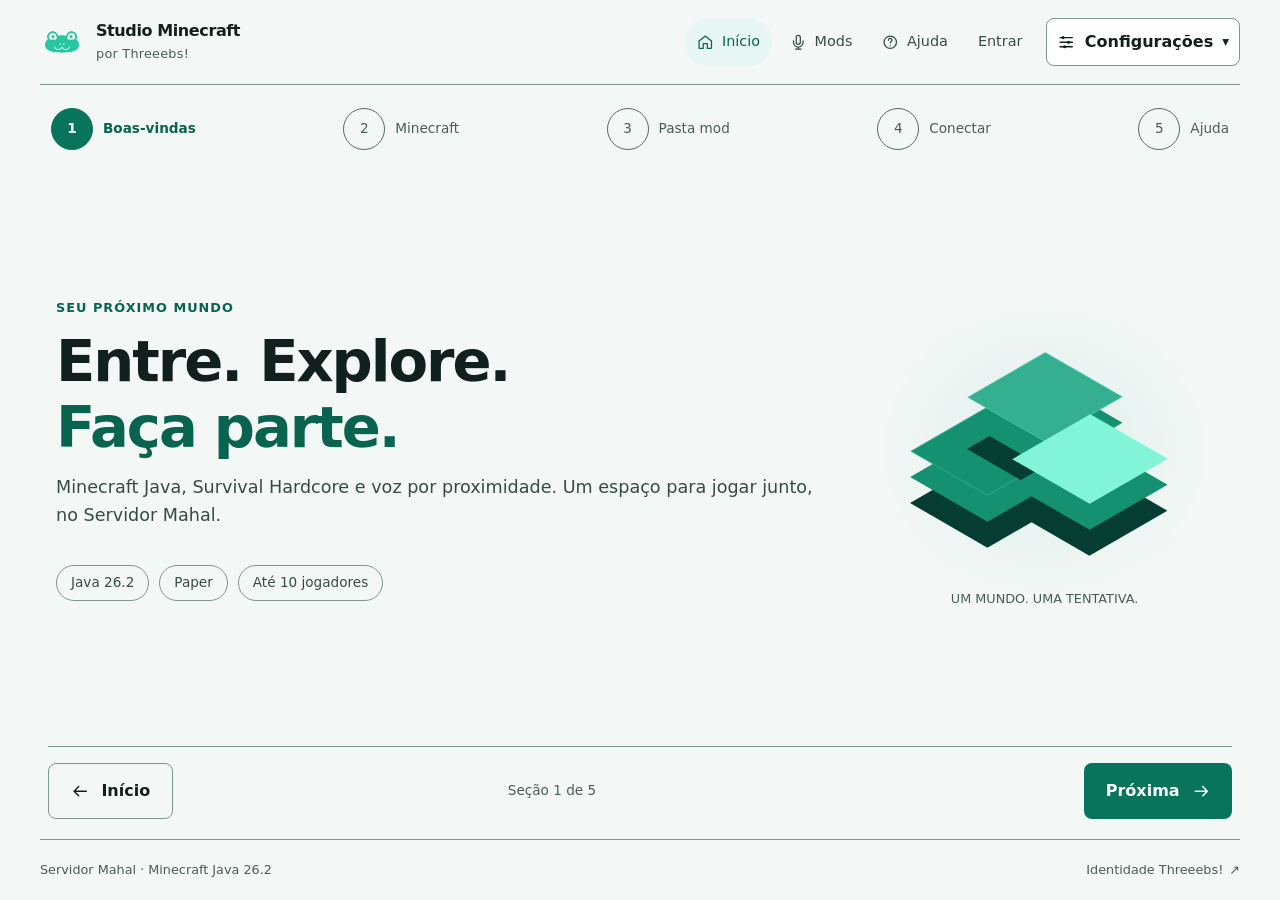
<file: public/index.html>
<!doctype html>
<html lang="pt-BR">
<head>
  <meta charset="utf-8">
  <meta name="viewport" content="width=device-width,initial-scale=1">
  <meta name="theme-color" content="#181818">
  <meta name="description" content="Entre no Servidor Mahal. Conexão, mods e ajuda em seções simples, com a identidade Threeebs.">
  <title>Servidor Mahal | Studio Minecraft</title>
  <link rel="icon" href="./assets/img/threeebs-symbol.png" type="image/png">
  <link rel="stylesheet" href="./assets/css/threeebs-tokens.css?v=3">
  <link rel="stylesheet" href="./assets/css/styles.css?v=6">
  <script src="./assets/js/preferences.js?v=3"></script>
  <script src="./assets/js/site-header.js?v=5" defer></script>
  <script src="./assets/js/app.js?v=5" defer></script>
</head>
<body>
  <a class="skip-link" href="#conteudo">Ir para o conteúdo</a>
  <header class="site-header" data-site-header data-base="./" data-page="inicio"><a class="brand" href="./">Studio Minecraft</a><nav class="nav" aria-label="Navegação principal"><a href="./">Início</a><a href="./pages/mods/">Mods</a><a href="./pages/ajuda/">Ajuda</a><a href="./login.php">Entrar</a></nav></header>
  <main class="journey" id="conteudo" tabindex="-1" data-journey>
    <nav class="step-nav" aria-label="Seções desta página"><ol><li><a href="#inicio" data-step-link aria-label="Seção 1: Boas-vindas"><span class="step-number">1</span><span class="step-name">Boas-vindas</span></a></li><li><a href="#minecraft" data-step-link aria-label="Seção 2: Já tem Minecraft?"><span class="step-number">2</span><span class="step-name">Minecraft</span></a></li><li><a href="#mods" data-step-link aria-label="Seção 3: Pasta mod"><span class="step-number">3</span><span class="step-name">Pasta mod</span></a></li><li><a href="#conectar" data-step-link aria-label="Seção 4: Conectar"><span class="step-number">4</span><span class="step-name">Conectar</span></a></li><li><a href="#ajuda" data-step-link aria-label="Seção 5: Ajuda"><span class="step-number">5</span><span class="step-name">Ajuda</span></a></li></ol></nav>
    <div class="panels" tabindex="0" role="region" aria-label="Conteúdo da seção"><section class="panel" id="inicio" aria-labelledby="inicio-title"><div class="panel-heading"><p class="eyebrow">Seu próximo mundo</p><h1 id="inicio-title" tabindex="-1">Entre. Explore.<br><span>Faça parte.</span></h1><p class="intro">Minecraft Java, Survival Hardcore e voz por proximidade. Um espaço para jogar junto, no Servidor Mahal.</p></div>
<div class="world-preview" aria-hidden="true"><div class="voxel voxel-one"></div><div class="voxel voxel-two"></div><div class="voxel voxel-three"></div><span class="world-caption">UM MUNDO. UMA TENTATIVA.</span></div>
<div class="tags"><span>Java 26.2</span><span>Paper</span><span>Até 10 jogadores</span></div></section>
<section class="panel" id="minecraft" aria-labelledby="minecraft-title"><div class="panel-heading"><p class="eyebrow">Etapa 02 · Preparação</p><h1 id="minecraft-title" tabindex="-1">Já tem o<br><span>Minecraft?</span></h1><p class="intro">Para entrar no Servidor Mahal, você precisa do Minecraft Java para computador.</p></div><div class="onboarding-choices"><a class="button primary" href="#mods">Já tenho · Próxima →</a><a class="button secondary" href="./pages/ajuda/baixar-minecraft/">Baixar Minecraft ↗</a></div></section><section class="panel" id="mods" aria-labelledby="mods-title"><div class="panel-heading"><p class="eyebrow">Etapa 03 · Preparação</p><h1 id="mods-title" tabindex="-1">Pasta de<br><span>mods.</span></h1><p class="intro">Acesse os mods para Minecraft Java 26.2. Confira versões e instruções antes de instalar.</p></div><article class="feature-card"><div class="feature-symbol" aria-hidden="true">📁</div><div><span class="field-label">REPOSITÓRIO STUDIOCRAFT</span><h2>Arquivos de mods</h2><p>Fabric API, StudioCraft Hub, Simple Voice Chat e outros disponíveis na pasta.</p></div><div class="onboarding-choices"><a class="button secondary" href="https://github.com/SrMahal/mods-minecraft/tree/main/mods" target="_blank" rel="noopener noreferrer">Acessar o repositório ↗</a><a class="button primary" href="https://github.com/SrMahal/mods-minecraft/archive/refs/heads/main.zip">Baixar mods ↓</a></div></article><p class="quiet-note">O ZIP contém o repositório completo: depois de extrair, abra a subpasta <code>mods</code> para localizar os arquivos .jar. Confira como instalar na <a href="./pages/mods/">página Mods</a>.</p></section><section class="panel" id="conectar" aria-labelledby="conectar-title"><div class="panel-heading"><p class="eyebrow">Conexão</p><h1 id="conectar-title" tabindex="-1">Seu mundo começa<br><span>por aqui.</span></h1><p class="intro">Abra o Minecraft Java 26.2. Em Multiplayer, escolha “Adicionar servidor” ou “Conexão direta”.</p></div>
<div class="address-card"><span class="field-label">ENDEREÇO DO SERVIDOR</span><div class="copy-row"><code>minecraft-server.mahal.pro</code><button class="button primary" type="button" data-copy="minecraft-server.mahal.pro"><svg class="icon" viewBox="0 0 24 24" fill="none" stroke="currentColor" stroke-width="1.8" stroke-linecap="round" stroke-linejoin="round" aria-hidden="true"><rect x="8" y="8" width="13" height="13" rx="2"/><path d="M16 8V3H3v13h5"/></svg><span>Copiar endereço</span></button></div></div>
<div class="note"><span class="note-icon"><svg viewBox="0 0 24 24" fill="none" stroke="currentColor" stroke-width="1.6" aria-hidden="true"><rect x="3" y="4" width="18" height="13" rx="2"/><path d="M8 21h8M12 17v4"/></svg></span><div><strong>Na mesma rede do servidor?</strong><p>Use <code>192.168.15.5:25565</code> <button class="text-button" type="button" data-copy="192.168.15.5:25565"><svg class="icon" viewBox="0 0 24 24" fill="none" stroke="currentColor" stroke-width="1.8" stroke-linecap="round" stroke-linejoin="round" aria-hidden="true"><rect x="8" y="8" width="13" height="13" rx="2"/><path d="M16 8V3H3v13h5"/></svg><span>Copiar IP local</span></button></p></div></div></section>
<section class="panel" id="ajuda" aria-labelledby="ajuda-title"><div class="panel-heading"><p class="eyebrow">Ajuda para jogar</p><h1 id="ajuda-title" tabindex="-1">Jogo e ChatGPT.<br><span>Lado a lado.</span></h1><p class="intro">Aprenda a alternar as janelas sem abrir o Game Menu. Um passo de cada vez.</p></div>
<a class="guide-card" href="./pages/ajuda/"><div class="shortcut small"><kbd>F3</kbd><span>+</span><kbd>P</kbd></div><div><h2>Alt + Tab no Minecraft</h2><p>Configuração, teste e solução de problemas.</p></div><span class="guide-arrow" aria-hidden="true">↗</span></a>
<div class="faq compact"><details><summary>Não consegui entrar no servidor</summary><p>Confira a versão Java 26.2 e tente a conexão direta. Na rede local, use <code>192.168.15.5:25565</code>.</p></details><details><summary>A voz não conecta</summary><p>Inicie o perfil Fabric 26.2 com o Simple Voice Chat instalado. Pressione <kbd>V</kbd> para conferir o microfone e a conexão.</p></details></div></section></div>
    <nav class="journey-controls" aria-label="Navegação entre seções">
      <a class="button secondary" href="./" data-previous><svg class="icon" viewBox="0 0 24 24" fill="none" stroke="currentColor" stroke-width="1.8" stroke-linecap="round" stroke-linejoin="round" aria-hidden="true"><path d="M20 12H4m6-6-6 6 6 6"/></svg><span>Início</span></a>
      <p class="step-counter" data-step-counter>Uma seção por vez</p>
      <a class="button primary" href="#minecraft" data-next data-end-href="./pages/ajuda/" data-end-label="Abrir ajuda"><span>Próxima</span><svg class="icon" viewBox="0 0 24 24" fill="none" stroke="currentColor" stroke-width="1.8" stroke-linecap="round" stroke-linejoin="round" aria-hidden="true"><path d="M4 12h16m-6-6 6 6-6 6"/></svg></a>
    </nav>
    <p class="sr-only" role="status" aria-live="polite" data-step-status></p>
    <noscript><p class="quiet-note">Use os números no topo para ir até cada seção.</p></noscript>
  </main>
  <footer class="site-footer"><span>Servidor Mahal · Minecraft Java 26.2</span><a href="https://identidade.3eb.site/" target="_blank" rel="noopener noreferrer">Identidade Threeebs! <span aria-hidden="true">↗</span></a></footer>
  <div id="toast" class="toast" role="status" aria-live="polite"></div>
</body>
</html>
</file>
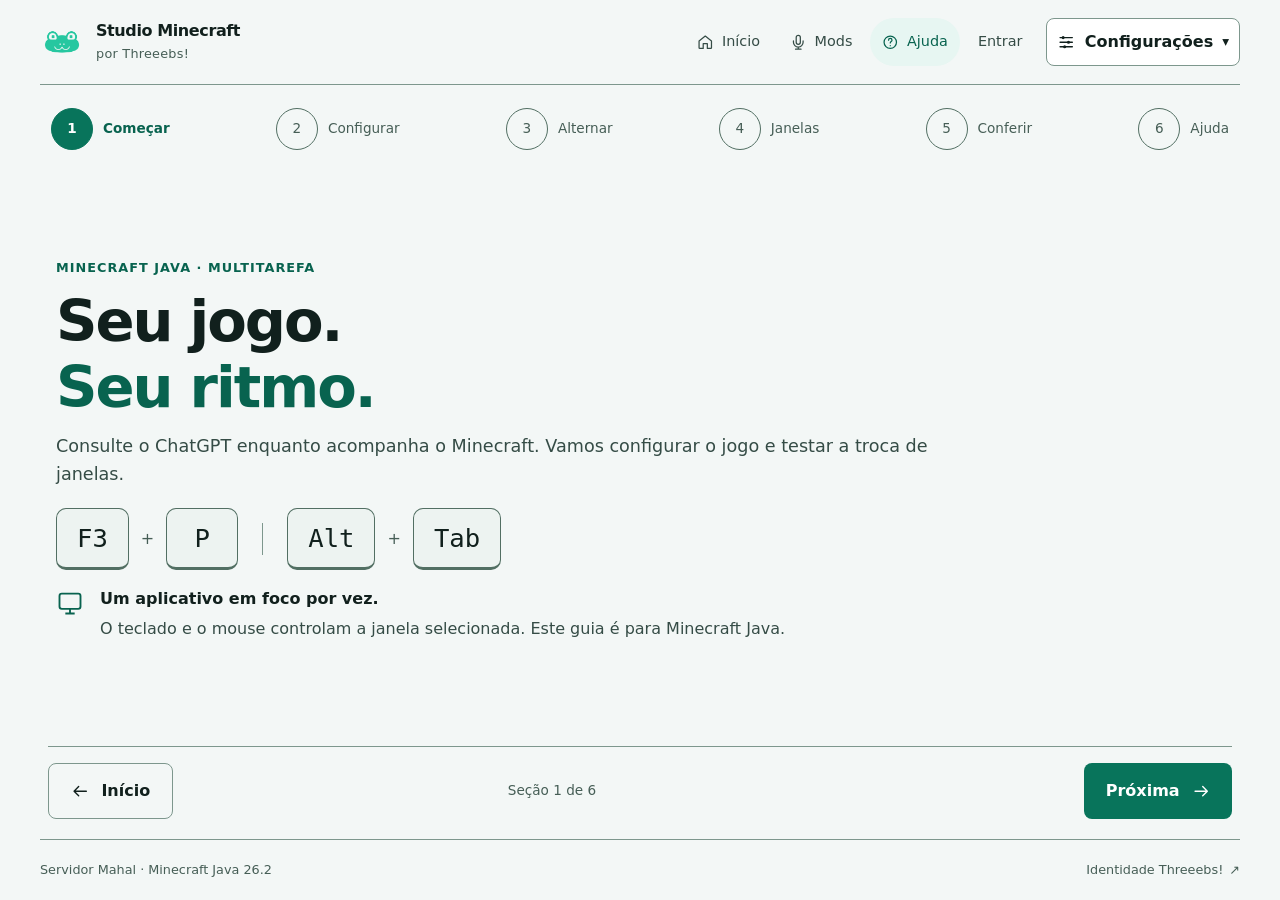
<file: public/pages/ajuda/index.html>
<!doctype html>
<html lang="pt-BR">
<head>
  <meta charset="utf-8">
  <meta name="viewport" content="width=device-width,initial-scale=1">
  <meta name="theme-color" content="#181818">
  <meta name="description" content="Configure F3 + P no Minecraft Java e use jogo e ChatGPT lado a lado. Tutorial por etapas.">
  <title>Alt + Tab sem Game Menu | Studio Minecraft</title>
  <link rel="icon" href="../../assets/img/threeebs-symbol.png" type="image/png">
  <link rel="stylesheet" href="../../assets/css/threeebs-tokens.css?v=3">
  <link rel="stylesheet" href="../../assets/css/styles.css?v=5">
  <script src="../../assets/js/preferences.js?v=3"></script>
  <script src="../../assets/js/site-header.js?v=5" defer></script>
  <script src="../../assets/js/app.js?v=5" defer></script>
</head>
<body>
  <a class="skip-link" href="#conteudo">Ir para o conteúdo</a>
  <header class="site-header" data-site-header data-base="../../" data-page="ajuda"><a class="brand" href="../../">Studio Minecraft</a><nav class="nav" aria-label="Navegação principal"><a href="../../">Início</a><a href="../../pages/mods/">Mods</a><a href="../../pages/ajuda/">Ajuda</a><a href="../../login.php">Entrar</a></nav></header>
  <main class="journey" id="conteudo" tabindex="-1" data-journey>
    <nav class="step-nav" aria-label="Seções desta página"><ol><li><a href="#inicio" data-step-link aria-label="Seção 1: Começar"><span class="step-number">1</span><span class="step-name">Começar</span></a></li><li><a href="#passos" data-step-link aria-label="Seção 2: Configurar"><span class="step-number">2</span><span class="step-name">Configurar</span></a></li><li><a href="#trocar" data-step-link aria-label="Seção 3: Alternar"><span class="step-number">3</span><span class="step-name">Alternar</span></a></li><li><a href="#janelas" data-step-link aria-label="Seção 4: Janelas"><span class="step-number">4</span><span class="step-name">Janelas</span></a></li><li><a href="#checklist" data-step-link aria-label="Seção 5: Conferir"><span class="step-number">5</span><span class="step-name">Conferir</span></a></li><li><a href="#problemas" data-step-link aria-label="Seção 6: Ajuda"><span class="step-number">6</span><span class="step-name">Ajuda</span></a></li></ol></nav>
    <div class="panels" tabindex="0" role="region" aria-label="Conteúdo da seção"><section class="panel" id="inicio" aria-labelledby="inicio-title"><div class="panel-heading"><p class="eyebrow">Minecraft Java · Multitarefa</p><h1 id="inicio-title" tabindex="-1">Seu jogo.<br><span>Seu ritmo.</span></h1><p class="intro">Consulte o ChatGPT enquanto acompanha o Minecraft. Vamos configurar o jogo e testar a troca de janelas.</p></div>
<div class="shortcut"><kbd>F3</kbd><span>+</span><kbd>P</kbd><span class="shortcut-divider" aria-hidden="true"></span><kbd>Alt</kbd><span>+</span><kbd>Tab</kbd></div>
<div class="note"><span class="note-icon"><svg viewBox="0 0 24 24" fill="none" stroke="currentColor" stroke-width="1.6" aria-hidden="true"><rect x="3" y="4" width="18" height="13" rx="2"/><path d="M8 21h8M12 17v4"/></svg></span><div><strong>Um aplicativo em foco por vez.</strong><p>O teclado e o mouse controlam a janela selecionada. Este guia é para Minecraft Java.</p></div></div></section>
<section class="panel" id="passos" aria-labelledby="passos-title"><div class="panel-heading"><p class="eyebrow">01 · Pausa ao perder foco</p><h1 id="passos-title" tabindex="-1">Troque de janela.<br><span>Sem abrir o menu.</span></h1><p class="intro">Entre no mundo e, com o jogo em foco, segure F3 e pressione P.</p></div>
<div class="shortcut"><kbd>F3</kbd><span>+</span><kbd>P</kbd></div><div class="result-card"><span class="field-label">MENSAGEM ESPERADA NO JOGO</span><code>Pause on lost focus: disabled</code></div><p class="quiet-note">Se aparecer <code>enabled</code>, repita o atalho. No notebook, pode ser necessário <kbd>Fn</kbd> + <kbd>F3</kbd> + <kbd>P</kbd>.</p></section>
<section class="panel" id="trocar" aria-labelledby="trocar-title"><div class="panel-heading"><p class="eyebrow">02 · Alternar janelas</p><h1 id="trocar-title" tabindex="-1">Agora abra<br><span>o ChatGPT.</span></h1><p class="intro">Se o Game Menu estiver aberto, feche com Esc. Depois, use Alt + Tab para selecionar o navegador.</p></div>
<div class="shortcut"><kbd>Alt</kbd><span>+</span><kbd>Tab</kbd></div><div class="instruction-card"><h2>Teste a troca.</h2><p>Ao voltar para o Minecraft, confira se o menu deixou de abrir automaticamente. O atalho <kbd>F3</kbd> + <kbd>P</kbd> novamente reativa a pausa.</p></div><p class="quiet-note">Em multiplayer, o mundo do servidor continua funcionando enquanto você está no navegador.</p></section>
<section class="panel" id="janelas" aria-labelledby="janelas-title"><div class="panel-heading"><p class="eyebrow">03 · Windows lado a lado</p><h1 id="janelas-title" tabindex="-1">Uma tela.<br><span>Duas janelas.</span></h1><p class="intro">Use o Minecraft em modo janela para manter o jogo e o navegador visíveis ao mesmo tempo.</p></div>
<div class="window-demo" aria-hidden="true"><div><span class="window-top"><i></i><i></i><i></i></span><strong>Minecraft</strong><span class="mini-world"></span></div><div><span class="window-top"><i></i><i></i><i></i></span><strong>ChatGPT</strong><span class="chat-line"></span><span class="chat-line short"></span></div></div>
<p class="quiet-note">Com o jogo em foco, use <kbd>Win</kbd> + <kbd>←</kbd> ou <kbd>Win</kbd> + <kbd>→</kbd>. Selecione o navegador para a outra metade. Se minimizar, saia da tela cheia exclusiva.</p></section>
<section class="panel" id="checklist" aria-labelledby="checklist-title"><div class="panel-heading"><p class="eyebrow">04 · Seu teste</p><h1 id="checklist-title" tabindex="-1">Tudo certo<br><span>por aí?</span></h1><p class="intro">Marque os passos que você confirmou no seu computador.</p></div>
<div class="checklist" data-checklist><label><input type="checkbox"> Estou no Minecraft Java</label><label><input type="checkbox"> A mensagem apareceu como “disabled”</label><label><input type="checkbox"> Fechei o Game Menu com Esc</label><label><input type="checkbox"> Alt + Tab abriu o navegador</label><p class="check-progress" role="status" aria-live="polite"></p></div></section>
<section class="panel" id="problemas" aria-labelledby="problemas-title"><div class="panel-heading"><p class="eyebrow">05 · Se precisar de ajuda</p><h1 id="problemas-title" tabindex="-1">Ajustes pequenos.<br><span>Jogo tranquilo.</span></h1><p class="intro">Abra a dúvida que combina com o seu teste.</p></div>
<div class="faq"><details><summary>O Game Menu continua aparecendo</summary><p>Confira se <kbd>F3</kbd> + <kbd>P</kbd> mostra <code>disabled</code>. Feche o menu com <kbd>Esc</kbd> antes de alternar.</p></details><details><summary>F3 + P não funciona no notebook</summary><p>Tente <kbd>Fn</kbd> + <kbd>F3</kbd> + <kbd>P</kbd>. As teclas de função podem estar configuradas para brilho ou volume.</p></details><details><summary>O jogo minimiza ao trocar de janela</summary><p>Use o modo janela. Desativar a pausa não altera o comportamento da tela cheia exclusiva.</p></details><details><summary>Posso andar enquanto digito no ChatGPT?</summary><p>Esse atalho não mantém o controle do personagem sem foco. O teclado controla o aplicativo selecionado.</p></details><details><summary>Funciona no Minecraft Bedrock?</summary><p>Este guia usa atalhos do Minecraft Java. No Bedrock, as configurações são diferentes.</p></details></div></section></div>
    <nav class="journey-controls" aria-label="Navegação entre seções">
      <a class="button secondary" href="../../" data-previous><svg class="icon" viewBox="0 0 24 24" fill="none" stroke="currentColor" stroke-width="1.8" stroke-linecap="round" stroke-linejoin="round" aria-hidden="true"><path d="M20 12H4m6-6-6 6 6 6"/></svg><span>Início</span></a>
      <p class="step-counter" data-step-counter>Uma seção por vez</p>
      <a class="button primary" href="#passos" data-next data-end-href="../../#conectar" data-end-label="Conectar"><span>Próxima</span><svg class="icon" viewBox="0 0 24 24" fill="none" stroke="currentColor" stroke-width="1.8" stroke-linecap="round" stroke-linejoin="round" aria-hidden="true"><path d="M4 12h16m-6-6 6 6-6 6"/></svg></a>
    </nav>
    <p class="sr-only" role="status" aria-live="polite" data-step-status></p>
    <noscript><p class="quiet-note">Use os números no topo para ir até cada seção.</p></noscript>
  </main>
  <footer class="site-footer"><span>Servidor Mahal · Minecraft Java 26.2</span><a href="https://identidade.3eb.site/" target="_blank" rel="noopener noreferrer">Identidade Threeebs! <span aria-hidden="true">↗</span></a></footer>
  <div id="toast" class="toast" role="status" aria-live="polite"></div>
</body>
</html>
</file>
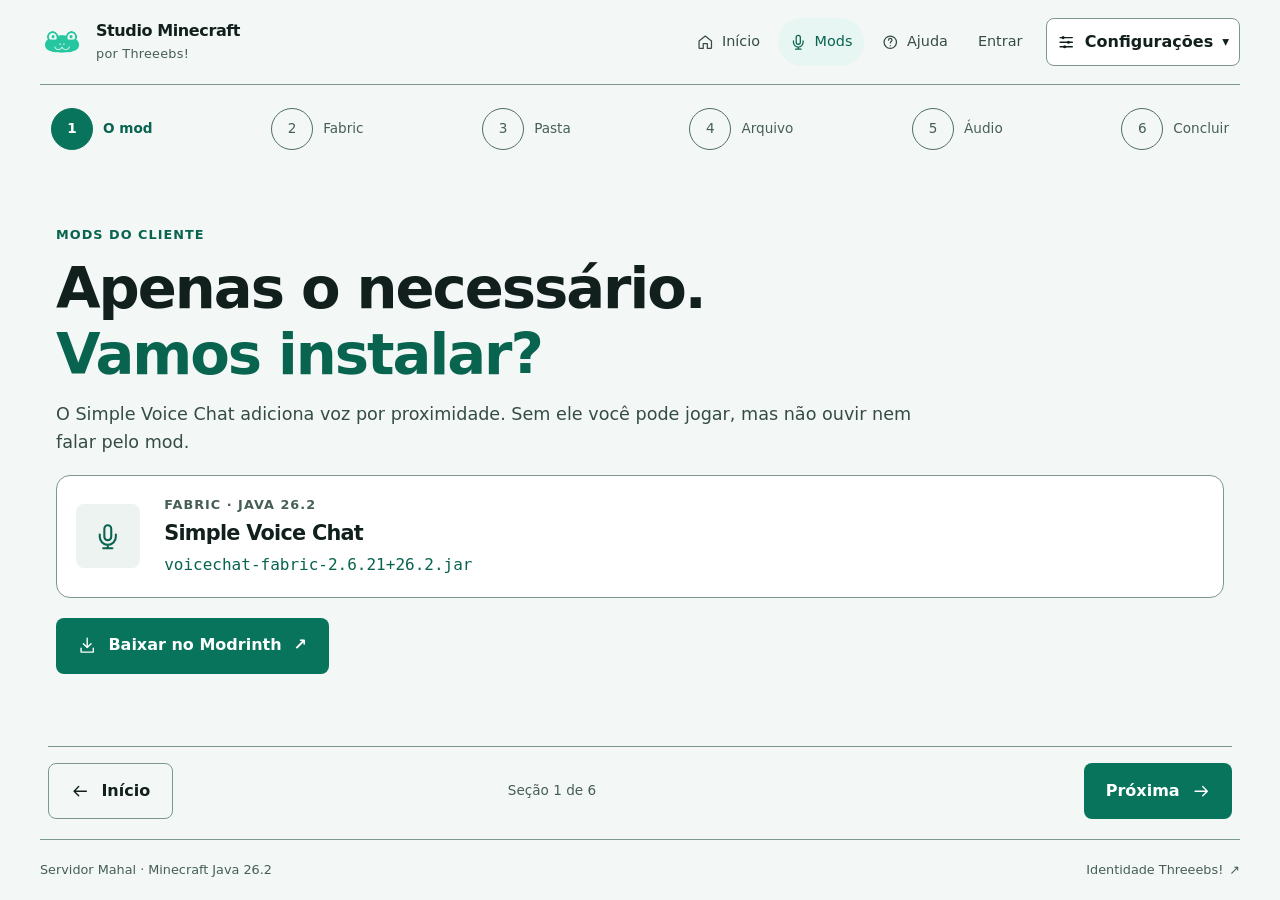
<file: public/pages/mods/index.html>
<!doctype html>
<html lang="pt-BR">
<head>
  <meta charset="utf-8">
  <meta name="viewport" content="width=device-width,initial-scale=1">
  <meta name="theme-color" content="#181818">
  <meta name="description" content="Instale o Simple Voice Chat no Minecraft Java, um passo de cada vez.">
  <title>Instale o mod de voz | Studio Minecraft</title>
  <link rel="icon" href="../../assets/img/threeebs-symbol.png" type="image/png">
  <link rel="stylesheet" href="../../assets/css/threeebs-tokens.css?v=3">
  <link rel="stylesheet" href="../../assets/css/styles.css?v=5">
  <script src="../../assets/js/preferences.js?v=3"></script>
  <script src="../../assets/js/site-header.js?v=5" defer></script>
  <script src="../../assets/js/app.js?v=5" defer></script>
</head>
<body>
  <a class="skip-link" href="#conteudo">Ir para o conteúdo</a>
  <header class="site-header" data-site-header data-base="../../" data-page="mods"><a class="brand" href="../../">Studio Minecraft</a><nav class="nav" aria-label="Navegação principal"><a href="../../">Início</a><a href="../../pages/mods/">Mods</a><a href="../../pages/ajuda/">Ajuda</a><a href="../../login.php">Entrar</a></nav></header>
  <main class="journey" id="conteudo" tabindex="-1" data-journey>
    <nav class="step-nav" aria-label="Seções desta página"><ol><li><a href="#mods" data-step-link aria-label="Seção 1: O mod"><span class="step-number">1</span><span class="step-name">O mod</span></a></li><li><a href="#instalar" data-step-link aria-label="Seção 2: Fabric"><span class="step-number">2</span><span class="step-name">Fabric</span></a></li><li><a href="#pasta" data-step-link aria-label="Seção 3: Pasta"><span class="step-number">3</span><span class="step-name">Pasta</span></a></li><li><a href="#arquivo" data-step-link aria-label="Seção 4: Arquivo"><span class="step-number">4</span><span class="step-name">Arquivo</span></a></li><li><a href="#audio" data-step-link aria-label="Seção 5: Áudio"><span class="step-number">5</span><span class="step-name">Áudio</span></a></li><li><a href="#checklist" data-step-link aria-label="Seção 6: Concluir"><span class="step-number">6</span><span class="step-name">Concluir</span></a></li></ol></nav>
    <div class="panels" tabindex="0" role="region" aria-label="Conteúdo da seção"><section class="panel" id="mods" aria-labelledby="mods-title"><div class="panel-heading"><p class="eyebrow">Mods do cliente</p><h1 id="mods-title" tabindex="-1">Apenas o necessário.<br><span>Vamos instalar?</span></h1><p class="intro">O Simple Voice Chat adiciona voz por proximidade. Sem ele você pode jogar, mas não ouvir nem falar pelo mod.</p></div>
<article class="feature-card"><div class="feature-symbol" aria-hidden="true"><svg class="icon" viewBox="0 0 24 24" fill="none" stroke="currentColor" stroke-width="1.8" stroke-linecap="round" stroke-linejoin="round" aria-hidden="true"><rect x="9" y="2" width="6" height="13" rx="3"/><path d="M5 10v2a7 7 0 0 0 14 0v-2M12 19v3M8 22h8"/></svg></div><div><span class="field-label">FABRIC · JAVA 26.2</span><h2>Simple Voice Chat</h2><p><code>voicechat-fabric-2.6.21+26.2.jar</code></p></div></article>
<a class="button primary download" href="https://modrinth.com/plugin/simple-voice-chat/version/fabric-2.6.21%2B26.2" target="_blank" rel="noopener noreferrer"><svg class="icon" viewBox="0 0 24 24" fill="none" stroke="currentColor" stroke-width="1.8" stroke-linecap="round" stroke-linejoin="round" aria-hidden="true"><path d="M12 3v12m-5-5 5 5 5-5M4 16v5h16v-5"/></svg>Baixar no Modrinth <span aria-hidden="true">↗</span></a></section>
<section class="panel" id="instalar" aria-labelledby="instalar-title"><div class="panel-heading"><p class="eyebrow">01 · Perfil do jogo</p><h1 id="instalar-title" tabindex="-1">Comece pelo<br><span>perfil Fabric.</span></h1><p class="intro">No seu launcher, selecione um perfil Fabric compatível com o Minecraft Java 26.2.</p></div>
<div class="instruction-card"><span class="field-label">ANTES DE CONTINUAR</span><h2>Confira a versão.</h2><p>O jogo, o perfil Fabric e o arquivo do mod precisam ser compatíveis entre si.</p></div><p class="quiet-note">Depois de conferir o perfil, feche o jogo para adicionar o mod.</p></section>
<section class="panel" id="pasta" aria-labelledby="pasta-title"><div class="panel-heading"><p class="eyebrow">02 · Windows</p><h1 id="pasta-title" tabindex="-1">Abra a<br><span>pasta mods.</span></h1><p class="intro">Pressione Win + R no Windows, cole o caminho abaixo e confirme com Enter.</p></div>
<div class="address-card"><span class="field-label">CAMINHO NO WINDOWS</span><div class="copy-row"><code>%appdata%\.minecraft\mods</code><button class="button primary" type="button" data-copy="%appdata%\.minecraft\mods"><svg class="icon" viewBox="0 0 24 24" fill="none" stroke="currentColor" stroke-width="1.8" stroke-linecap="round" stroke-linejoin="round" aria-hidden="true"><rect x="8" y="8" width="13" height="13" rx="2"/><path d="M16 8V3H3v13h5"/></svg><span>Copiar caminho</span></button></div></div><p class="quiet-note">Se o launcher usa uma pasta própria para o perfil, abra a pasta <code>mods</code> desse perfil. Crie a pasta se ela ainda não existir.</p></section>
<section class="panel" id="arquivo" aria-labelledby="arquivo-title"><div class="panel-heading"><p class="eyebrow">03 · Arquivo do mod</p><h1 id="arquivo-title" tabindex="-1">Coloque o arquivo.<br><span>Reabra o jogo.</span></h1><p class="intro">Mova o arquivo .jar baixado para a pasta mods. Depois, inicie o Minecraft pelo perfil Fabric.</p></div>
<div class="instruction-card"><span class="field-label">ARQUIVO ESPERADO</span><h2 class="file-name">voicechat-fabric-2.6.21+26.2.jar</h2><p>Mantenha o arquivo no formato <code>.jar</code>, sem descompactar.</p></div></section>
<section class="panel" id="audio" aria-labelledby="audio-title"><div class="panel-heading"><p class="eyebrow">04 · Configuração de áudio</p><h1 id="audio-title" tabindex="-1">Teste sua voz.<br><span>Encontre o grupo.</span></h1><p class="intro">Entre no Servidor Mahal e pressione V para abrir as configurações do Simple Voice Chat.</p></div>
<div class="shortcut"><kbd>V</kbd><span class="key-caption">Abrir o mod de voz</span></div><div class="instruction-card"><h2>Escolha seu microfone.</h2><p>Confira a entrada e a saída de áudio, ajuste o volume e teste a comunicação perto de outro jogador.</p></div></section>
<section class="panel" id="checklist" aria-labelledby="checklist-title"><div class="panel-heading"><p class="eyebrow">Tudo preparado</p><h1 id="checklist-title" tabindex="-1">Pronto para<br><span>jogar junto?</span></h1><p class="intro">Confira o que você já fez. Este checklist acompanha sua instalação.</p></div>
<div class="checklist" data-checklist><label><input type="checkbox"> Minecraft Java 26.2</label><label><input type="checkbox"> Perfil Fabric compatível</label><label><input type="checkbox"> Simple Voice Chat na pasta mods</label><label><input type="checkbox"> Microfone e áudio configurados</label><p class="check-progress" role="status" aria-live="polite"></p></div><p class="quiet-note">O UltimateTimber já roda no servidor Paper. Nenhum download é necessário para esse plugin.</p></section></div>
    <nav class="journey-controls" aria-label="Navegação entre seções">
      <a class="button secondary" href="../../" data-previous><svg class="icon" viewBox="0 0 24 24" fill="none" stroke="currentColor" stroke-width="1.8" stroke-linecap="round" stroke-linejoin="round" aria-hidden="true"><path d="M20 12H4m6-6-6 6 6 6"/></svg><span>Início</span></a>
      <p class="step-counter" data-step-counter>Uma seção por vez</p>
      <a class="button primary" href="#instalar" data-next data-end-href="../../#conectar" data-end-label="Conectar"><span>Próxima</span><svg class="icon" viewBox="0 0 24 24" fill="none" stroke="currentColor" stroke-width="1.8" stroke-linecap="round" stroke-linejoin="round" aria-hidden="true"><path d="M4 12h16m-6-6 6 6-6 6"/></svg></a>
    </nav>
    <p class="sr-only" role="status" aria-live="polite" data-step-status></p>
    <noscript><p class="quiet-note">Use os números no topo para ir até cada seção.</p></noscript>
  </main>
  <footer class="site-footer"><span>Servidor Mahal · Minecraft Java 26.2</span><a href="https://identidade.3eb.site/" target="_blank" rel="noopener noreferrer">Identidade Threeebs! <span aria-hidden="true">↗</span></a></footer>
  <div id="toast" class="toast" role="status" aria-live="polite"></div>
</body>
</html>
</file>
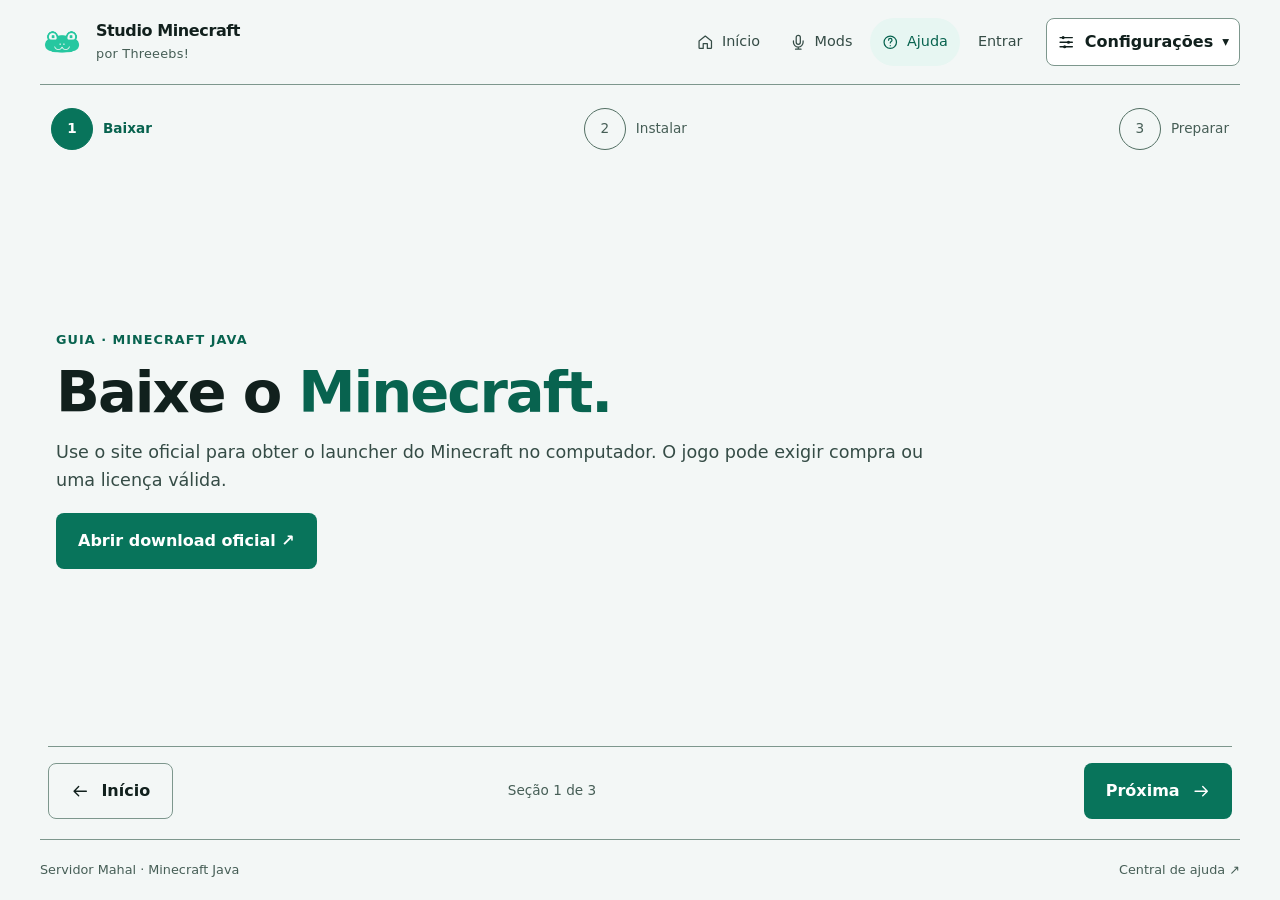
<file: public/pages/ajuda/baixar-minecraft/index.html>
<!doctype html>
<html lang="pt-BR">
<head>
  <meta charset="utf-8">
  <meta name="viewport" content="width=device-width,initial-scale=1">
  <meta name="theme-color" content="#181818">
  <meta name="description" content="Ajuda para baixar e instalar Minecraft Java antes de jogar no StudioCraft.">
  <title>Baixar Minecraft | StudioCraft</title>
  <link rel="icon" href="../../../assets/img/threeebs-symbol.png" type="image/png">
  <link rel="stylesheet" href="../../../assets/css/threeebs-tokens.css?v=3">
  <link rel="stylesheet" href="../../../assets/css/styles.css?v=6">
  <script src="../../../assets/js/preferences.js?v=3"></script>
  <script src="../../../assets/js/site-header.js?v=5" defer></script>
  <script src="../../../assets/js/app.js?v=5" defer></script>
</head>
<body>
  <a class="skip-link" href="#conteudo">Ir para o conteúdo</a>
  <header class="site-header" data-site-header data-base="../../../" data-page="ajuda"><a class="brand" href="../../../">Studio Minecraft</a><nav class="nav" aria-label="Navegação principal"><a href="../../../">Início</a><a href="../../../pages/mods/">Mods</a><a href="../../../pages/ajuda/">Ajuda</a></nav></header>
  <main class="journey" id="conteudo" tabindex="-1" data-journey>
    <nav class="step-nav" aria-label="Etapas para instalar"><ol>
      <li><a href="#download" data-step-link><span class="step-number">1</span><span class="step-name">Baixar</span></a></li>
      <li><a href="#instalar" data-step-link><span class="step-number">2</span><span class="step-name">Instalar</span></a></li>
      <li><a href="#preparar" data-step-link><span class="step-number">3</span><span class="step-name">Preparar</span></a></li>
    </ol></nav>
    <div class="panels" tabindex="0" role="region" aria-label="Conteúdo da seção">
      <section class="panel" id="download" aria-labelledby="download-title"><div class="panel-heading"><p class="eyebrow">Guia · Minecraft Java</p><h1 id="download-title" tabindex="-1">Baixe o <span>Minecraft.</span></h1><p class="intro">Use o site oficial para obter o launcher do Minecraft no computador. O jogo pode exigir compra ou uma licença válida.</p></div><a class="button primary" href="https://www.minecraft.net/pt-br/download" target="_blank" rel="noopener noreferrer">Abrir download oficial ↗</a></section>
      <section class="panel" id="instalar" aria-labelledby="instalar-title"><div class="panel-heading"><p class="eyebrow">Etapa 02 · Instalação</p><h1 id="instalar-title" tabindex="-1">Instale o <span>launcher.</span></h1><p class="intro">Siga o instalador, abra o launcher e entre com sua conta. Selecione Minecraft: Java Edition e instale uma versão compatível com o servidor.</p></div></section>
      <section class="panel" id="preparar" aria-labelledby="preparar-title"><div class="panel-heading"><p class="eyebrow">Etapa 03 · StudioCraft</p><h1 id="preparar-title" tabindex="-1">Prepare os <span>mods.</span></h1><p class="intro">Volte à etapa de mods para baixar os arquivos compatíveis e siga o guia antes de se conectar ao servidor.</p></div><a class="button primary" href="../../../#mods">Voltar à pasta mod →</a></section>
    </div>
    <nav class="journey-controls" aria-label="Navegação entre seções"><a class="button secondary" href="../../../#minecraft" data-previous>Voltar à Home</a><p class="step-counter" data-step-counter>Uma seção por vez</p><a class="button primary" href="#instalar" data-next data-end-href="../../../#mods" data-end-label="Pasta mod">Próxima →</a></nav>
    <p class="sr-only" role="status" aria-live="polite" data-step-status></p>
  </main>
  <footer class="site-footer"><span>Servidor Mahal · Minecraft Java</span><a href="../../../pages/ajuda/">Central de ajuda ↗</a></footer>
</body>
</html>
</file>
<file: public/assets/css/threeebs-tokens.css>
:root {
  color-scheme: dark;

  --3eb-mint-100: #d8fff5;
  --3eb-mint-300: #82f5d9;
  --3eb-mint-500: #34af90;
  --3eb-mint-700: #139171;
  --3eb-mint-900: #053d33;

  --3eb-ink-950: #050b0d;
  --3eb-ink-900: #181818;
  --3eb-ink-850: #0a1414;
  --3eb-ink-800: #0e1a18;
  --3eb-ink-700: #132420;
  --3eb-ink-600: #1d332e;

  --3eb-cloud-50: #f7faf9;
  --3eb-cloud-100: #edf3f1;
  --3eb-cloud-300: #bdcbc7;
  --3eb-cloud-500: #849c96;
  --3eb-cloud-700: #4a5d58;

  --3eb-red-500: #ef6b72;
  --3eb-amber-500: #e7bd63;
  --3eb-blue-500: #55d9ef;

  --3eb-space-1: .25rem;
  --3eb-space-2: .5rem;
  --3eb-space-3: .75rem;
  --3eb-space-4: 1rem;
  --3eb-space-6: 1.5rem;
  --3eb-space-8: 2rem;
  --3eb-space-12: 3rem;
  --3eb-space-16: 4rem;

  --3eb-radius-sm: .5rem;
  --3eb-radius-md: .875rem;
  --3eb-radius-lg: 1.375rem;
  --3eb-radius-pill: 999px;

  --3eb-font-display: "Space Grotesk", Inter, ui-sans-serif, system-ui, sans-serif;
  --3eb-font-body: Inter, ui-sans-serif, system-ui, -apple-system, BlinkMacSystemFont, "Segoe UI", sans-serif;
  --3eb-font-code: "JetBrains Mono", "SFMono-Regular", Consolas, monospace;

  --3eb-duration-fast: 120ms;
  --3eb-duration-base: 220ms;
  --3eb-duration-slow: 420ms;
  --3eb-ease-standard: cubic-bezier(.2, .8, .2, 1);

  --3eb-bg-canvas: var(--3eb-ink-900);
  --3eb-bg-surface: var(--3eb-ink-800);
  --3eb-bg-surface-raised: var(--3eb-ink-700);
  --3eb-bg-subtle: color-mix(in srgb, var(--3eb-mint-500) 6%, var(--3eb-bg-surface));
  --3eb-text-primary: var(--3eb-cloud-50);
  --3eb-text-secondary: var(--3eb-cloud-300);
  --3eb-text-muted: var(--3eb-cloud-500);
  --3eb-action-primary: var(--3eb-mint-500);
  --3eb-action-primary-hover: var(--3eb-mint-300);
  --3eb-action-on-primary: var(--3eb-ink-950);
  --3eb-border-subtle: color-mix(in srgb, var(--3eb-mint-300) 14%, transparent);
  --3eb-border-strong: color-mix(in srgb, var(--3eb-mint-300) 35%, transparent);
  --3eb-focus-ring: color-mix(in srgb, var(--3eb-mint-500) 34%, transparent);
  --3eb-shadow-sm: 0 8px 30px rgb(0 0 0 / 18%);
  --3eb-shadow-lg: 0 28px 90px rgb(0 0 0 / 34%);
}

[data-theme="light"] {
  color-scheme: light;
  --3eb-bg-canvas: #f3f7f6;
  --3eb-bg-surface: #ffffff;
  --3eb-bg-surface-raised: #edf3f1;
  --3eb-bg-subtle: #e7f6f2;
  --3eb-text-primary: #11201d;
  --3eb-text-secondary: #354c46;
  --3eb-text-muted: #667a75;
  --3eb-action-primary: #159d7e;
  --3eb-action-primary-hover: #087d65;
  --3eb-action-on-primary: #ffffff;
  --3eb-border-subtle: rgb(14 55 46 / 14%);
  --3eb-border-strong: rgb(14 55 46 / 30%);
  --3eb-focus-ring: rgb(21 157 126 / 28%);
  --3eb-shadow-sm: 0 8px 30px rgb(19 45 38 / 8%);
  --3eb-shadow-lg: 0 28px 90px rgb(19 45 38 / 14%);
}

[data-product="admin"] { --3eb-product-accent: var(--3eb-action-primary); }
[data-product="portal"] { --3eb-product-accent: var(--3eb-mint-500); }
[data-product="docs"] { --3eb-product-accent: var(--3eb-blue-500); }
[data-product="community"] { --3eb-product-accent: #b889ff; }
</file>
<file: public/assets/css/styles.css>
/* Studio Minecraft — local Threeebs palette with high-contrast reading colors. */
*,:before,:after{box-sizing:border-box}
:root{--reading-base:clamp(16px,1vw,19px);--reading-scale:1;--accent-text:#82f5d9;--3eb-text-muted:#a9bdb7;--3eb-border-subtle:#536960;--3eb-border-strong:#79978c}
:root[data-theme="light"]{--accent-text:#08634f;--3eb-text-muted:#465e56;--3eb-action-primary:#08745b;--3eb-action-primary-hover:#055b47;--3eb-border-subtle:#7d978d;--3eb-border-strong:#526f63}
:root[data-text-size="125"]{--reading-scale:1.25}
:root[data-text-size="150"]{--reading-scale:1.5}
html{background:var(--3eb-bg-canvas);font-size:calc(var(--reading-base) * var(--reading-scale));color-scheme:dark}
html[data-theme="light"]{color-scheme:light}
body{margin:0;color:var(--3eb-text-primary);font:400 1rem/1.6 var(--3eb-font-body);text-rendering:optimizeLegibility;overflow-wrap:anywhere}
body:has(.journey-enhanced){height:100svh;display:grid;grid-template-rows:auto minmax(0,1fr) auto}
a{color:inherit;text-decoration:none}
button,input{font:inherit}
button,a{-webkit-tap-highlight-color:transparent;touch-action:manipulation}
button{cursor:pointer;border:0}
img,svg{display:block;max-width:100%}
h1,h2,p{margin:0}
h1,h2{font-family:var(--3eb-font-display);letter-spacing:-.035em;line-height:1.15;overflow-wrap:anywhere}
h1{font-size:clamp(2rem,calc(4.5vw * var(--reading-scale)),3.6rem);font-weight:650;margin-bottom:.7rem}
h1 span{color:var(--accent-text)}
h2{font-size:1.3rem;font-weight:650}
code,kbd{font-family:var(--3eb-font-code)}
code{overflow-wrap:anywhere;color:var(--accent-text)}
:focus-visible{outline:3px solid var(--accent-text);outline-offset:4px}
h1:focus-visible{outline-offset:6px}
::selection{background:var(--3eb-action-primary);color:var(--3eb-action-on-primary)}
[hidden]{display:none!important}
.icon{width:1.15em;height:1.15em;flex:none}
.site-header,.site-footer{width:min(1600px,calc(100% - 80px));margin:auto;display:flex;align-items:center;justify-content:space-between;gap:20px}
.site-header{padding:18px 0;border-bottom:1px solid var(--3eb-border-subtle);flex-wrap:wrap}
.brand{display:flex;align-items:center;gap:12px;max-width:100%;min-width:0;font-weight:700;font-size:1rem;line-height:1.3;letter-spacing:-.025em}
.brand>span{min-width:0;overflow-wrap:anywhere}
.brand img{width:44px;height:44px;object-fit:contain}
.brand small{display:block;color:var(--3eb-text-muted);font-size:.8rem;font-weight:400;letter-spacing:.02em;margin-top:4px}
.nav{display:flex;gap:6px;font-size:.9rem;color:var(--3eb-text-secondary)}
.nav a{display:flex;align-items:center;justify-content:center;gap:8px;min-height:48px;padding:8px 12px;border-radius:var(--3eb-radius-pill)}
.nav a[aria-current],.nav a:hover{color:var(--accent-text);background:var(--3eb-bg-subtle)}
.preferences,.text-size-controls{display:flex;align-items:center;gap:8px;flex-wrap:wrap}
.preferences{font-size:.8rem}
.preference-label{color:var(--3eb-text-secondary)}
.preference-button{display:flex;align-items:center;justify-content:center;gap:7px;min-width:48px;min-height:48px;padding:8px 10px;color:var(--3eb-text-primary);background:var(--3eb-bg-surface);border:1px solid var(--3eb-border-subtle);border-radius:var(--3eb-radius-sm);font-size:inherit;font-weight:650;line-height:1.3}
.preference-button:hover{border-color:var(--accent-text);background:var(--3eb-bg-subtle)}
.preference-button[aria-pressed="true"]{border-color:var(--accent-text);color:var(--accent-text);background:var(--3eb-bg-subtle)}
.preference-button:disabled{cursor:default;background:var(--3eb-bg-canvas);color:var(--3eb-text-muted);border-style:dashed}
[data-text-size]{font-variant-numeric:tabular-nums}
output[data-text-size]{min-width:3.1em;text-align:center;color:var(--3eb-text-secondary)}
.journey{width:min(1440px,calc(100% - 96px));min-width:0;margin:auto;padding:20px 0;display:grid;grid-template-rows:auto 1fr auto;gap:18px;min-height:calc(100svh - 160px)}
.journey-enhanced{width:min(1440px,calc(100% - 96px));height:100%;min-height:0;grid-template-rows:auto minmax(0,1fr) auto}
.step-nav ol{list-style:none;display:flex;align-items:center;justify-content:space-between;gap:12px;margin:0;padding:0}
.step-nav li{min-width:0}
.step-nav a{display:flex;gap:10px;align-items:center;color:var(--3eb-text-muted);font-size:.85rem;line-height:1.4;min-height:48px;padding:3px;position:relative}
.step-number{display:grid;place-items:center;border:1px solid var(--3eb-border-strong);border-radius:50%;width:42px;height:42px;font-size:.85rem;flex:none}
.step-nav a[aria-current]{color:var(--accent-text);font-weight:650}
.step-nav a[aria-current] .step-number{background:var(--3eb-action-primary);color:var(--3eb-action-on-primary);border-color:var(--3eb-action-primary)}
.step-nav a:hover{color:var(--3eb-text-primary)}
.panels{display:grid;min-width:0;align-content:safe center}
.journey-enhanced .panels{min-height:0;overflow-y:auto;overflow-x:hidden;overscroll-behavior:contain;scrollbar-width:thin;scrollbar-color:var(--3eb-border-strong) transparent;padding:8px;scroll-padding:12px}
.panel{padding:20px 0;min-width:0}
.panel+.panel{border-top:1px solid var(--3eb-border-subtle);margin-top:32px}
.journey-enhanced .panel{border:0;margin:0}
.panel-heading{margin-bottom:1.2rem;max-width:1100px}
.eyebrow,.field-label{display:block;font-size:.8rem;font-weight:650;letter-spacing:.08em;color:var(--3eb-text-muted);text-transform:uppercase}
.eyebrow{color:var(--accent-text);margin-bottom:.65rem;display:flex;align-items:center;gap:10px}
.intro{color:var(--3eb-text-secondary);max-width:900px;font-size:1.1rem;line-height:1.6}
.tags{display:flex;gap:10px;flex-wrap:wrap}
.tags span{border:1px solid var(--3eb-border-subtle);border-radius:var(--3eb-radius-pill);padding:6px 14px;font-size:.85rem;color:var(--3eb-text-secondary)}
.panel:has(.world-preview){display:grid;grid-template-columns:minmax(0,1.5fr) minmax(0,.7fr);column-gap:40px;align-items:center}
.panel:has(.world-preview) .panel-heading{grid-column:1;grid-row:1}
.panel:has(.world-preview) .tags{grid-column:1;grid-row:2}
.world-preview{position:relative;grid-column:2;grid-row:1/span 2;height:320px;background:radial-gradient(ellipse at 50% 50%,rgb(52 175 144 / 12%),transparent 65%);display:flex;align-items:center;justify-content:center}
.voxel{position:absolute;width:90px;height:90px;background:var(--3eb-mint-500);transform:rotate(-30deg) skewX(30deg) scaleY(.86);box-shadow:-26px 26px 0 #139171,-52px 52px 0 #053d33;border:1px solid rgb(130 245 217 / 25%)}
.voxel-one{top:62px;left:calc(50% - 45px);z-index:3}
.voxel-two{top:116px;left:calc(50% - 102px);background:#139171;z-index:2}
.voxel-three{top:124px;left:calc(50% + 0px);background:#82f5d9;z-index:4}
.world-caption{position:absolute;bottom:0;font-size:.8rem;text-align:center;color:var(--3eb-text-muted)}
.button{display:inline-flex;align-items:center;justify-content:center;gap:12px;min-height:56px;padding:12px 22px;border-radius:var(--3eb-radius-sm);font-size:1rem;font-weight:650;line-height:1.4;text-align:center;overflow-wrap:anywhere}
.primary{background:var(--3eb-action-primary);color:var(--3eb-action-on-primary)}
.primary:hover{background:var(--3eb-action-primary-hover)}
.secondary{background:transparent;border:1px solid var(--3eb-border-subtle);color:var(--3eb-text-primary)}
.secondary:hover{background:var(--3eb-bg-subtle);border-color:var(--3eb-border-strong)}
.journey-controls{display:grid;grid-template-columns:minmax(0,1fr) auto minmax(0,1.4fr);align-items:center;gap:20px;padding-top:16px;border-top:1px solid var(--3eb-border-subtle)}
.journey-controls>a:first-child{justify-self:start}
.journey-controls>a:last-child{justify-self:end}
.step-counter{font-size:.85rem;color:var(--3eb-text-muted);white-space:nowrap}
.address-card,.instruction-card,.feature-card,.guide-card,.result-card{border:1px solid var(--3eb-border-subtle);background:var(--3eb-bg-surface);border-radius:var(--3eb-radius-md);padding:1.2rem}
.address-card,.result-card,.instruction-card{max-width:1100px}
.copy-row{display:flex;align-items:center;justify-content:space-between;gap:20px;margin-top:12px;min-width:0}
.copy-row code{font-size:1.15rem;min-width:0}
.copy-row .button{flex-shrink:0}
.note{display:flex;gap:16px;align-items:flex-start;margin-top:1rem;max-width:1000px;color:var(--3eb-text-secondary);font-size:1rem}
.note strong{font-weight:650;color:var(--3eb-text-primary)}
.note p{margin-top:4px}
.note-icon{color:var(--accent-text);width:28px;flex:none;padding-top:3px}
.text-button{display:inline-flex;gap:7px;align-items:center;min-height:48px;color:var(--accent-text);text-decoration:underline;text-underline-offset:4px;padding:8px;background:none;font-size:.9rem;margin-left:10px}
.feature-card{display:flex;align-items:center;gap:24px}
.feature-card>div:nth-child(2){flex:1;min-width:0}
.feature-card h2{margin:6px 0}
.feature-card p{color:var(--3eb-text-secondary);font-size:1rem}
.feature-symbol{display:grid;place-items:center;flex:none;width:64px;height:64px;background:var(--3eb-bg-surface-raised);color:var(--accent-text);border-radius:var(--3eb-radius-sm);font-size:1.5rem}
.quiet-note{color:var(--3eb-text-muted);font-size:1rem;max-width:1000px;margin-top:.85rem;line-height:1.65}
.guide-card{display:flex;align-items:center;gap:24px}
.guide-card p{font-size:1rem;color:var(--3eb-text-secondary);margin-top:6px}
.guide-arrow{margin-left:auto;font-size:1.6rem;color:var(--accent-text)}
.guide-card:hover{border-color:var(--accent-text);background:var(--3eb-bg-subtle)}
.shortcut{display:flex;align-items:center;flex-wrap:wrap;gap:12px;margin:1rem 0;color:var(--3eb-text-muted)}
kbd{display:inline-block;color:var(--3eb-text-primary);border:1px solid var(--3eb-border-strong);border-bottom-width:3px;background:var(--3eb-bg-surface-raised);padding:1px 6px;border-radius:5px;font-size:.9em;line-height:1.5}
.shortcut kbd{font-size:1.6rem;min-width:72px;text-align:center;padding:10px 20px;border-radius:10px}
.shortcut.small{margin:0;gap:8px;flex:none}
.shortcut.small kbd{font-size:1.1rem;min-width:44px;padding:8px 10px}
.shortcut-divider{height:32px;width:1px;background:var(--3eb-border-subtle);margin:0 12px}
.key-caption{font-size:1rem;margin-left:6px}
.instruction-card h2{margin-bottom:8px}
.instruction-card .field-label{margin-bottom:12px}
.instruction-card p{color:var(--3eb-text-secondary);font-size:1rem;max-width:950px}
.file-name{font-family:var(--3eb-font-code);font-size:1.15rem;letter-spacing:0;overflow-wrap:anywhere;color:var(--accent-text)}
.download{margin-top:20px}
.result-card code{display:block;margin-top:8px;font-size:1.15rem}
.window-demo{display:grid;grid-template-columns:1fr 1fr;gap:16px;max-width:760px}
.window-demo>div{height:180px;padding:18px 22px;background:var(--3eb-bg-surface);border:1px solid var(--3eb-border-strong);border-radius:var(--3eb-radius-sm);position:relative;overflow:hidden}
.window-top{display:flex;gap:5px;margin-bottom:12px}
.window-top i{width:6px;height:6px;border-radius:50%;background:var(--3eb-text-muted)}
.window-demo strong{font-size:1rem;font-weight:550;color:var(--3eb-text-secondary)}
.mini-world{position:absolute;bottom:0;left:0;width:100%;height:72px;background:linear-gradient(90deg,#053d33 33%,#139171 33% 66%,#34af90 66%);clip-path:polygon(0 35%,33% 35%,33% 0,66% 0,66% 55%,100% 55%,100% 100%,0 100%)}
.chat-line{display:block;width:85%;height:8px;background:var(--3eb-border-subtle);border-radius:4px;margin-top:16px}
.chat-line.short{width:55%;background:var(--3eb-action-primary)}
.checklist{max-width:1000px;border-top:1px solid var(--3eb-border-subtle)}
.checklist label{display:flex;align-items:center;gap:16px;padding:14px 4px;min-height:56px;border-bottom:1px solid var(--3eb-border-subtle);font-size:1.05rem;color:var(--3eb-text-secondary);cursor:pointer}
.checklist input{width:26px;height:26px;accent-color:var(--3eb-action-primary);flex:none;margin:0}
.checklist label:has(:checked){color:var(--accent-text)}
.check-progress{margin-top:16px;color:var(--accent-text);font-size:1rem;min-height:1.6em}
.faq{max-width:1100px;border-top:1px solid var(--3eb-border-subtle)}
.faq.compact{margin-top:24px}
.faq details{border-bottom:1px solid var(--3eb-border-subtle)}
.faq summary{display:flex;align-items:center;gap:16px;list-style:none;padding:16px 4px;min-height:56px;font-size:1.05rem;font-weight:550;cursor:pointer;color:var(--3eb-text-secondary)}
.faq summary::-webkit-details-marker{display:none}
.faq summary:after{content:'+';margin-left:auto;flex:none;font-size:1.4rem;color:var(--accent-text)}
.faq details[open] summary{color:var(--accent-text)}
.faq details[open] summary:after{content:'−'}
.faq p{font-size:1rem;color:var(--3eb-text-muted);padding:0 4px 18px;max-width:1000px}
.site-footer{padding:10px 0;font-size:.8rem;color:var(--3eb-text-muted);border-top:1px solid var(--3eb-border-subtle)}
.site-footer a{min-height:40px;display:flex;align-items:center;gap:6px}
.site-footer a:hover{color:var(--accent-text)}
.toast{position:fixed;left:50%;bottom:120px;transform:translateX(-50%);background:var(--3eb-action-primary);color:var(--3eb-action-on-primary);padding:14px 20px;border-radius:var(--3eb-radius-sm);font-size:1rem;max-width:calc(100% - 32px);overflow-wrap:anywhere;opacity:0;pointer-events:none;z-index:10;box-shadow:var(--3eb-shadow-sm)}
.toast.show{opacity:1}
.skip-link{position:fixed;left:16px;top:8px;z-index:20;background:var(--3eb-action-primary);color:var(--3eb-action-on-primary);padding:8px 16px;transform:translateY(-150%)}
.skip-link:focus{transform:translateY(0)}
.sr-only{position:absolute;width:1px;height:1px;padding:0;margin:-1px;overflow:hidden;clip-path:inset(50%);white-space:nowrap;border:0}
/* Animate only the entering section. Focus and navigation update immediately. */
.panel-enter{animation:section-enter 240ms var(--3eb-ease-standard) both}
@keyframes section-enter{from{opacity:0;transform:translateY(10px)}to{opacity:1;transform:translateY(0)}}
.button,.preference-button,.nav a,.step-nav a,.guide-card{transition:background 160ms,border-color 160ms,color 160ms,transform 160ms}
.button:active,.preference-button:active,.nav a:active,.step-nav a:active,.guide-card:active{transform:scale(.98)}
.toast{transition:opacity 160ms}
.faq details[open] p{animation:section-enter 180ms ease-out}
@media(max-width:1200px){
 .site-header{display:grid;grid-template-columns:1fr auto;gap:12px}
 .preferences{grid-column:1/-1;justify-content:flex-end}
 .journey{width:calc(100% - 80px)}
 .step-nav a{font-size:.8rem;gap:6px}
 .step-name{display:none}
 .step-nav li{flex:1}.step-nav a{justify-content:center}
}
@media(orientation:portrait) and (min-width:761px){
 :root{--reading-base:24px}
 .journey{width:calc(100% - 96px);padding:32px 0;gap:24px}
 .panel:has(.world-preview){display:block}
 .world-preview{max-width:420px;margin:40px auto;height:340px}
 h1{font-size:3.2rem}
 .intro{font-size:1.2rem}
 .copy-row,.feature-card{flex-wrap:wrap}
}
@media(max-width:960px){
 .step-name{display:none}
 .step-nav li{flex:1}
 .step-nav a{justify-content:center}
 .panel:has(.world-preview){display:block}
 .world-preview{display:none}
 .feature-card{flex-wrap:wrap}.feature-card .button{width:100%}
 .copy-row{flex-wrap:wrap}.copy-row .button{flex-shrink:1}
 .journey-controls{grid-template-columns:minmax(0,1fr) minmax(0,1fr);gap:10px}
 .step-counter{grid-column:1/-1;grid-row:1;text-align:center}
 .journey-controls .button{width:100%;padding:12px}
 .journey-controls>a:last-child{grid-column:2}
}
@media(max-width:600px){
 .site-header,.site-footer,.journey{width:calc(100% - 32px)}
 .site-header{display:flex;gap:10px;padding:12px 0}
 .brand{font-size:1rem}.brand img{width:36px;height:36px}
 .nav{width:100%;justify-content:space-between;font-size:.9rem}
 .nav a{flex:1;padding:8px;gap:6px}
 .nav .icon{display:none}
 .preferences{width:100%;justify-content:flex-start;gap:6px}
 .text-size-controls{gap:5px}
 .preference-label{position:absolute;width:1px;height:1px;overflow:hidden;clip-path:inset(50%)}
 .preference-button{padding:4px;min-width:44px}
 .preferences [data-theme-label],.preferences [data-motion-label]{position:absolute;width:1px;height:1px;overflow:hidden;clip-path:inset(50%);white-space:nowrap}
 .journey{padding:12px 0;gap:12px}
 .panel{padding:12px 0}
 h1{font-size:2rem}
 .intro{font-size:1.05rem}
 .step-nav ol{gap:0}
 .step-number{width:38px;height:38px}
 .address-card,.instruction-card,.result-card,.feature-card,.guide-card{padding:1rem}
 .copy-row{flex-direction:column;align-items:stretch}.copy-row code{font-size:1rem}
 .guide-card{flex-wrap:wrap;gap:16px}.guide-card .shortcut{width:100%}.guide-card>div:nth-child(2){flex:1;min-width:0}
 .shortcut kbd{font-size:1.25rem;padding:8px 12px;min-width:48px}
 .shortcut-divider{margin:0 4px}
 .text-button{margin:6px 0 0;padding-left:0}
 .journey-controls{padding-top:12px}
 .journey-controls .button{font-size:.9rem}
 .journey-controls .icon{display:none}
 .site-footer{font-size:.8rem;gap:8px;align-items:flex-start;flex-wrap:wrap}
 .site-footer span{max-width:55%}
 .site-footer>span{display:none}
 .site-footer a{line-height:1.4;min-height:48px}
 .window-demo>div{height:140px;padding:12px}
 .feature-symbol{width:48px;height:48px}
}
@media(max-height:800px) and (min-width:961px){
 .site-header{padding:12px 0}
 .journey{padding:12px 0;gap:12px}
 .panel{padding:8px 0}.panel-heading{margin-bottom:18px}
}
/* Browser zoom can leave too little vertical room for a fixed viewport. */
@media(max-height:520px){
 body:has(.journey-enhanced){height:auto;min-height:100svh;display:block}
 .journey-enhanced{height:auto;min-height:70svh}
 .journey-enhanced .panels{max-height:65svh;min-height:35svh}
 .journey-controls{position:sticky;bottom:0;background:var(--3eb-bg-canvas);padding-bottom:12px;z-index:2}
}
@media(max-width:360px){
 :root[data-text-size="150"] body:has(.journey-enhanced){height:auto;min-height:100svh;display:block}
 :root[data-text-size="150"] .journey-enhanced{height:auto;min-height:70svh}
 :root[data-text-size="150"] .journey-enhanced .panels{max-height:65svh;min-height:35svh}
 :root[data-text-size="150"] .journey-controls{position:sticky;bottom:0;background:var(--3eb-bg-canvas);padding-bottom:12px;z-index:2}
}
@media(prefers-reduced-motion:reduce){*,:before,:after{animation:none!important;transition:none!important;scroll-behavior:auto!important}a:active,button:active{transform:none!important}}
:root[data-motion="reduced"] *,:root[data-motion="reduced"] :before,:root[data-motion="reduced"] :after{animation:none!important;transition:none!important;scroll-behavior:auto!important}
:root[data-motion="reduced"] a:active,:root[data-motion="reduced"] button:active{transform:none}
@media(forced-colors:active){.button,.preference-button,.step-number,.checklist input{border:1px solid ButtonText}:focus-visible{outline-color:Highlight}}

/* Configurações agrupadas: mantém os controles originais e o estado persistido. */
.settings-menu{position:relative;margin-left:auto;flex:none;z-index:30}
.settings-trigger{gap:9px;white-space:nowrap}
.settings-trigger[aria-expanded="true"]{border-color:var(--accent-text);color:var(--accent-text);background:var(--3eb-bg-subtle)}
.settings-chevron{font-size:.85em;transition:transform 160ms}
.settings-menu.is-open .settings-chevron{transform:rotate(180deg)}
.settings-panel{position:absolute;right:0;top:calc(100% + 10px);width:min(360px,calc(100vw - 32px));padding:16px;display:flex;flex-direction:column;align-items:stretch;gap:12px;background:var(--3eb-bg-surface);color:var(--3eb-text-primary);border:1px solid var(--3eb-border-strong);border-radius:var(--3eb-radius-sm);box-shadow:var(--3eb-shadow-sm);z-index:40}
.settings-panel .text-size-controls{justify-content:space-between;flex-wrap:nowrap}
.settings-panel .preference-label{position:static;width:auto;height:auto;clip-path:none;white-space:normal;overflow:visible;margin-right:auto;font-size:.8rem}
.settings-panel .preference-button{min-height:44px;min-width:44px}
.settings-panel>[data-theme-toggle],.settings-panel>[data-motion-toggle]{justify-content:flex-start;width:100%;min-height:48px;padding:10px 14px}
.settings-panel [data-theme-label],.settings-panel [data-motion-label]{position:static;width:auto;height:auto;clip-path:none;white-space:normal;overflow:visible}
@media(max-width:1200px){.settings-menu{grid-column:2;grid-row:1;margin-left:0}.settings-panel{grid-column:auto}}
@media(max-width:600px){.settings-menu{width:100%;margin-left:0}.settings-trigger{width:100%;justify-content:center}.settings-panel{right:0;left:auto;width:100%}.settings-panel .text-size-controls{justify-content:space-between}.settings-panel .preference-label{margin-right:6px}}
@media(prefers-reduced-motion:reduce){.settings-chevron{transition:none}}

/* Cabeçalho compartilhado: navegação e configurações à direita. */
.site-header{justify-content:flex-start;column-gap:12px}
.site-header .brand{margin-right:auto}
.site-header .nav{margin-left:auto}
.site-header .settings-menu{margin-left:0}
@media(max-width:1200px){
  .site-header{display:flex;align-items:center;flex-wrap:wrap}
  .site-header .nav{margin-left:auto}
  .site-header .settings-menu{grid-column:auto;grid-row:auto;margin-left:0}
}
@media(max-width:600px){
  .site-header{display:flex;flex-wrap:wrap;align-items:center}
  .site-header .brand{width:100%;margin-right:0}
  .site-header .nav{width:auto;flex:1;min-width:0;margin-left:0;justify-content:flex-end;gap:2px}
  .site-header .nav a{flex:0 1 auto;padding:8px 6px;font-size:.8rem}
  .site-header .settings-menu{width:auto;flex:none}
  .site-header .settings-trigger{width:auto;padding:8px;min-width:48px}
  .site-header .settings-trigger>span:not(.settings-chevron){position:absolute;width:1px;height:1px;overflow:hidden;clip-path:inset(50%)}
  .site-header .settings-panel{width:min(320px,calc(100vw - 32px))}
}

/* Fluxo guiado em cinco passos, com escolhas amplas e acessíveis. */
.onboarding-choices{display:flex;flex-wrap:wrap;gap:14px;align-items:center}
.onboarding-choices .button{flex:0 1 auto}
@media(max-width:640px){.onboarding-choices{flex-direction:column;align-items:stretch}.onboarding-choices .button{width:100%}.step-nav ol{gap:5px}.step-nav a{gap:5px}.step-number{width:34px;height:34px}.step-name{font-size:.75em}}
</file>
